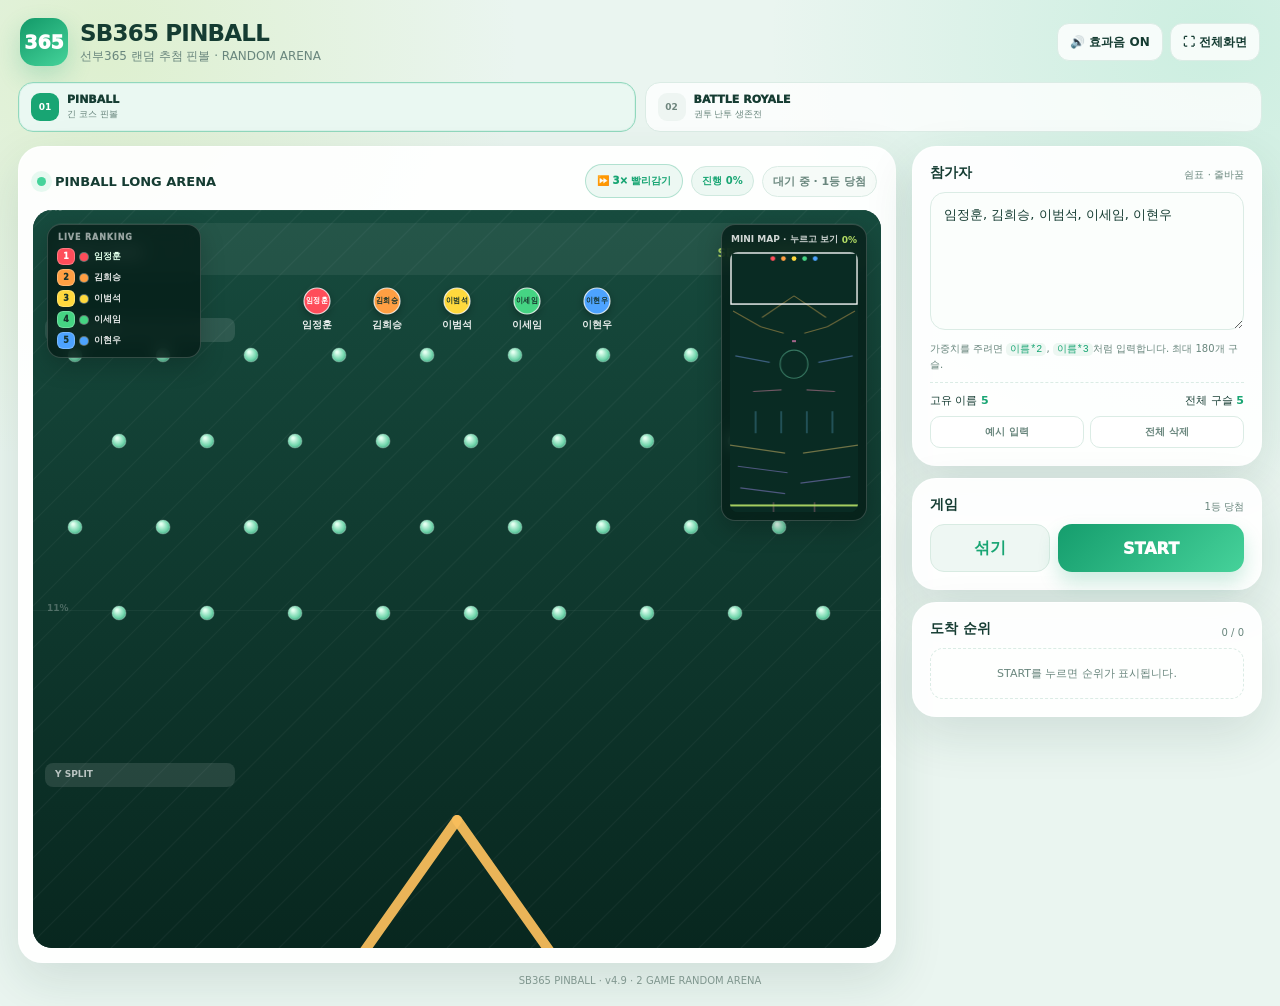
<file: index.html>
<!doctype html>
<html lang="ko">
<head>
<meta charset="utf-8">
<meta name="viewport" content="width=device-width,initial-scale=1,viewport-fit=cover">
<meta name="theme-color" content="#0b3229">
<title>SB365 PINBALL</title>
<link rel="stylesheet" href="styles.css">
<link rel="stylesheet" href="multigame.css">
</head>
<body>
<div class="app">
<header class="top"><div class="brand"><div class="logo">365</div><div><h1>SB365 PINBALL</h1><div class="sub">선부365 랜덤 추첨 핀볼 · RANDOM ARENA</div></div></div><div class="topBtns"><button class="iconBtn" id="soundBtn">🔊 효과음 ON</button><button class="iconBtn" id="fullBtn">⛶ 전체화면</button></div></header>
<div class="modeBar" id="modeBar" aria-label="게임 모드">
  <button class="modeTab active" data-mode="pinball" type="button"><b>01</b><span>PINBALL</span><small>긴 코스 핀볼</small></button>
  <button class="modeTab" data-mode="battle" type="button"><b>02</b><span>BATTLE ROYALE</span><small>권투 난투 생존전</small></button>
</div>
<main class="layout">
<section class="card boardCard"><div class="boardHead"><div class="arenaTitle"><i class="dot"></i><span id="arenaTitleText">PINBALL LONG ARENA</span></div><div class="boardStats"><button class="fastBtn" id="fastBtn" type="button">⏩ 3× 빨리감기</button><div class="progress" id="progress">진행 0%</div><div class="status" id="status">대기 중 · 1등 당첨</div></div></div><div class="board" id="board"><canvas id="game"></canvas><canvas id="altGame" class="altGame" aria-label="선택한 랜덤 게임"></canvas><div class="eventFeed" id="eventFeed"></div><div class="liveRank" id="liveRank"><div class="liveRankTitle">LIVE RANKING</div><div class="liveRankList" id="liveRankList"></div></div><div class="minimapWrap"><div class="minimapTitle"><span>MINI MAP · 누르고 보기</span><span id="mapPct">0%</span></div><canvas id="minimap"></canvas></div><div class="countdown" id="countdown"></div><div class="winner" id="winner"><small>THE WINNER IS</small><b id="winnerName">-</b></div></div></section>
<aside class="side">
<section class="card"><div class="secTitle"><h2>참가자</h2><span>쉼표 · 줄바꿈</span></div><textarea id="names" spellcheck="false">임정훈, 김희승, 이범석, 이세임, 이현우</textarea><div class="hint">가중치를 주려면 <code>이름*2</code>, <code>이름*3</code>처럼 입력합니다. 최대 180개 구슬.</div><div class="counts"><span>고유 이름 <b id="unique">0</b></span><span>전체 구슬 <b id="total">0</b></span></div><div class="quick"><button class="mini" id="sample">예시 입력</button><button class="mini" id="clear">전체 삭제</button></div></section>
<section class="card gameCard"><div class="secTitle"><h2>게임</h2><span id="gameSub">1등 당첨</span></div><div class="actions simpleActions"><button class="btn secondary" id="shuffle">섞기</button><button class="btn primary" id="start">START</button></div></section>
<section class="card"><div class="secTitle"><h2>도착 순위</h2><span id="meta">0 / 0</span></div><div class="resultList" id="results"><div class="empty">START를 누르면 순위가 표시됩니다.</div></div></section>
</aside></main><div class="footer">SB365 PINBALL · v4.9 · 2 GAME RANDOM ARENA</div></div><div class="toast" id="toast"></div>
<script src="app1.js"></script>
<script src="app2.js"></script>
<script src="app3.js"></script>
<script src="arena.js"></script>
<script src="battle-v3.js"></script>
<script src="battle-ready.js"></script>
<script src="app4.js"></script>
</body></html>
</file>
<file: styles.css>
:root{--bg:#eaf5f0;--panel:#fff;--ink:#153c32;--muted:#69867d;--line:#dbece5;--g:#18a573;--g2:#42cf97;--lime:#b6df66;--dark:#0b3229;--shadow:0 18px 50px rgba(13,62,49,.12)}
*{box-sizing:border-box}html,body{margin:0;min-height:100%;font-family:Pretendard,"Noto Sans KR",system-ui,-apple-system,"Segoe UI",sans-serif;color:var(--ink);background:radial-gradient(circle at 8% 5%,rgba(182,223,102,.24),transparent 26rem),radial-gradient(circle at 95% 4%,rgba(66,207,151,.18),transparent 28rem),var(--bg)}
body{padding:18px}button,textarea,select{font:inherit}.app{max-width:1580px;margin:auto}.top{display:flex;align-items:center;justify-content:space-between;gap:14px;margin:0 2px 16px}.brand{display:flex;align-items:center;gap:12px}.logo{width:48px;height:48px;border-radius:15px;background:linear-gradient(145deg,#129968,#45d39a);display:grid;place-items:center;color:white;font-size:19px;font-weight:950;box-shadow:0 10px 24px rgba(24,165,115,.24)}h1{margin:0;font-size:23px;letter-spacing:-.8px}.sub{margin-top:2px;color:var(--muted);font-size:12px}.topBtns{display:flex;gap:7px}.iconBtn{height:38px;border:1px solid var(--line);background:rgba(255,255,255,.82);border-radius:12px;padding:0 12px;color:var(--ink);font-size:12px;font-weight:800;cursor:pointer}.layout{display:grid;grid-template-columns:minmax(0,1fr) 350px;gap:16px;align-items:start}.card{background:rgba(255,255,255,.92);border:1px solid rgba(255,255,255,.9);border-radius:24px;box-shadow:var(--shadow)}.boardCard{padding:14px}.boardHead{display:flex;align-items:center;justify-content:space-between;padding:3px 4px 12px}.arenaTitle{display:flex;align-items:center;gap:9px;font-size:13px;font-weight:900}.dot{width:9px;height:9px;border-radius:50%;background:#45d39a;box-shadow:0 0 0 6px rgba(69,211,154,.12)}.boardStats{display:flex;align-items:center;gap:8px}.progress{font-size:10px;font-weight:900;color:var(--g);border:1px solid #cfe9df;background:#edf8f3;border-radius:999px;padding:7px 10px}.status{font-size:11px;font-weight:800;color:var(--muted);border:1px solid var(--line);background:#f6fbf8;border-radius:999px;padding:7px 10px}.board{position:relative;height:min(82vh,860px);min-height:610px;border-radius:19px;overflow:hidden;background:#0d372e}.board canvas{display:block;width:100%;height:100%}.minimapWrap{position:absolute;z-index:4;right:14px;top:14px;width:146px;background:rgba(5,30,24,.82);border:1px solid rgba(255,255,255,.18);border-radius:14px;padding:8px;backdrop-filter:blur(8px);box-shadow:0 8px 24px rgba(0,0,0,.22);pointer-events:auto;cursor:ns-resize;user-select:none;touch-action:none}.minimapTitle{display:flex;justify-content:space-between;align-items:center;color:rgba(255,255,255,.82);font-size:9px;font-weight:900;margin:0 1px 6px}.minimapTitle span:last-child{color:#b6df66}.minimapWrap canvas{width:100%;height:260px;border-radius:8px;background:#0a2d25}.countdown{position:absolute;z-index:7;left:50%;top:50%;transform:translate(-50%,-50%) scale(.7);font-size:88px;font-weight:1000;color:#fff;text-shadow:0 8px 28px rgba(0,0,0,.35);opacity:0;pointer-events:none;transition:.16s}.countdown.show{opacity:1;transform:translate(-50%,-50%) scale(1)}.winner{position:absolute;z-index:6;left:50%;top:22px;transform:translate(-50%,-12px) scale(.98);min-width:285px;max-width:76%;padding:14px 20px;text-align:center;background:rgba(255,255,255,.97);border-radius:18px;box-shadow:0 20px 60px rgba(0,0,0,.28);opacity:0;pointer-events:none;transition:.25s ease}.winner.show{opacity:1;transform:translate(-50%,0) scale(1)}.winner small{display:block;color:var(--g);font-size:11px;font-weight:950;letter-spacing:1.2px}.winner b{display:block;font-size:28px;margin-top:2px;letter-spacing:-1px}.side{display:grid;gap:12px}.side .card{padding:17px}.secTitle{display:flex;justify-content:space-between;align-items:end;gap:10px;margin-bottom:10px}.secTitle h2{margin:0;font-size:14px}.secTitle span{font-size:10px;color:var(--muted)}textarea{width:100%;height:138px;resize:vertical;border:1px solid var(--line);border-radius:15px;padding:12px 13px;background:#fbfefc;color:var(--ink);outline:none;line-height:1.55;font-size:13px}textarea:focus,select:focus{border-color:rgba(24,165,115,.55);box-shadow:0 0 0 4px rgba(24,165,115,.08)}.hint{margin-top:7px;color:var(--muted);font-size:10px;line-height:1.5}.hint code{background:#edf7f2;color:var(--g);border-radius:5px;padding:1px 4px}.counts{display:flex;justify-content:space-between;margin-top:10px;padding-top:10px;border-top:1px dashed var(--line);font-size:11px}.counts b{color:var(--g)}.quick{display:flex;gap:6px;margin-top:8px}.mini{flex:1;height:32px;border:1px solid var(--line);border-radius:10px;background:#fff;color:var(--muted);font-size:10px;font-weight:850;cursor:pointer}.row{display:grid;grid-template-columns:1fr 1fr;gap:8px}.field label{display:block;margin:0 0 5px;color:var(--muted);font-size:10px;font-weight:900}.field select{width:100%;height:40px;border:1px solid var(--line);background:#fbfefc;border-radius:11px;padding:0 10px;outline:none;color:var(--ink);font-size:12px}.toggles{display:flex;gap:7px;margin-top:8px}.toggle{flex:1;height:36px;border:1px solid var(--line);border-radius:11px;background:#f7fbf9;color:var(--muted);font-size:10px;font-weight:850;cursor:pointer}.toggle.on{background:#e9f8f1;color:var(--g);border-color:#cdebdc}.actions{display:grid;grid-template-columns:1fr 1.55fr;gap:8px;margin-top:10px}.btn{height:48px;border:0;border-radius:14px;font-weight:950;cursor:pointer}.btn.secondary{background:#eef7f3;color:var(--g);border:1px solid #d8ebe2}.btn.primary{background:linear-gradient(135deg,#159d6d,#46d29a);color:#fff;box-shadow:0 10px 20px rgba(24,165,115,.22)}.btn:disabled{opacity:.45;cursor:not-allowed;box-shadow:none}.courseLegend{display:grid;grid-template-columns:1fr 1fr;gap:6px}.legendItem{display:flex;align-items:center;gap:7px;padding:7px 8px;border:1px solid #e5f0ec;border-radius:10px;background:#f8fcfa;font-size:10px;color:var(--muted)}.legendIcon{width:16px;height:16px;border-radius:5px;display:grid;place-items:center;font-size:9px;font-weight:1000;color:#fff}.resultList{display:grid;gap:6px;max-height:210px;overflow:auto}.empty{padding:17px;border:1px dashed var(--line);border-radius:13px;text-align:center;color:var(--muted);font-size:11px}.result{display:flex;align-items:center;gap:8px;padding:8px 9px;background:#f7fbf9;border:1px solid #e7f1ed;border-radius:11px;font-size:11px}.rank{width:23px;height:23px;border-radius:7px;background:#e1f4eb;color:var(--g);display:grid;place-items:center;font-weight:950}.result:first-child .rank{background:var(--g);color:white}.colorDot{width:9px;height:9px;border-radius:50%}.rname{font-weight:850;flex:1;white-space:nowrap;overflow:hidden;text-overflow:ellipsis}.time{color:var(--muted);font-variant-numeric:tabular-nums}.footer{text-align:center;color:#80978f;font-size:10px;margin:12px 0 2px}.toast{position:fixed;z-index:50;left:50%;bottom:22px;transform:translate(-50%,18px);background:#153c32;color:white;border-radius:11px;padding:10px 14px;font-size:11px;opacity:0;pointer-events:none;transition:.2s}.toast.show{opacity:1;transform:translate(-50%,0)}
@media(max-width:1060px){body{padding:11px}.layout{grid-template-columns:1fr}.side{grid-template-columns:1fr 1fr}.board{height:72vh;min-height:560px}.top{margin-top:2px}.side .card:last-child{grid-column:1/-1}}
@media(max-width:700px){.side{grid-template-columns:1fr}.side .card:last-child{grid-column:auto}.board{height:66vh;min-height:520px}.topBtns .iconBtn:first-child{display:none}.winner{min-width:220px}.winner b{font-size:23px}.sub{display:none}h1{font-size:20px}.minimapWrap{width:112px;right:9px;top:9px}.minimapWrap canvas{height:205px}.boardStats .status{display:none}}
.fastBtn{height:34px;border:1px solid rgba(24,165,115,.28);background:#edf8f3;color:var(--g);border-radius:999px;padding:0 11px;font-size:10px;font-weight:950;cursor:pointer;user-select:none;touch-action:none;transition:.12s}.fastBtn.active{background:#173c32;color:#fff;border-color:#173c32;transform:scale(.97)}
.simpleActions{margin-top:0;grid-template-columns:1fr 1.55fr}.gameCard .secTitle{margin-bottom:10px}

.liveRank{position:absolute;z-index:5;left:14px;top:14px;width:154px;background:rgba(5,30,24,.84);border:1px solid rgba(255,255,255,.18);border-radius:14px;padding:8px 9px;backdrop-filter:blur(8px);box-shadow:0 8px 24px rgba(0,0,0,.2);pointer-events:none}.liveRankTitle{color:rgba(255,255,255,.58);font-size:8px;font-weight:950;letter-spacing:.9px;margin:0 1px 6px}.liveRankList{display:grid;gap:4px}.liveRankRow{display:grid;grid-template-columns:18px 9px minmax(0,1fr);align-items:center;gap:5px;color:rgba(255,255,255,.88);font-size:9px;font-weight:850;min-width:0}.liveRankRow.leader{color:#dfffe9}.liveRankNo{height:17px;border-radius:6px;background:rgba(255,255,255,.1);display:grid;place-items:center;font-size:8px;font-weight:950}.liveRankRow.leader .liveRankNo{background:#b6df66;color:#173c32}.liveRankDot{width:8px;height:8px;border-radius:50%;box-shadow:0 0 0 1px rgba(255,255,255,.35)}.liveRankName{overflow:hidden;text-overflow:ellipsis;white-space:nowrap}.liveRankMore{color:rgba(255,255,255,.46);font-size:8px;text-align:right;margin-top:1px}.liveRankEmpty{color:rgba(255,255,255,.45);font-size:9px}

@media(max-width:700px){.liveRank{left:9px;top:9px;width:124px;padding:7px}.liveRankTitle{font-size:7px}.liveRankRow{grid-template-columns:16px 8px minmax(0,1fr);gap:4px;font-size:8px}.liveRankNo{height:15px}.liveRankDot{width:7px;height:7px}}
</file>
<file: multigame.css>
/* v4.9 two-game selector */
.modeBar{display:grid;grid-template-columns:repeat(2,1fr);gap:9px;margin:0 0 14px}.modeTab{min-width:0;border:1px solid var(--line);background:rgba(255,255,255,.78);border-radius:15px;padding:10px 12px;display:grid;grid-template-columns:28px 1fr;grid-template-rows:auto auto;text-align:left;column-gap:8px;cursor:pointer;color:var(--ink);transition:.18s}.modeTab:hover{transform:translateY(-1px);border-color:#b9dfd0}.modeTab.active{background:#eaf8f2;border-color:#91d8bd;box-shadow:inset 0 0 0 1px rgba(24,165,115,.08)}.modeTab b{grid-row:1/3;align-self:center;width:28px;height:28px;border-radius:9px;background:#eef5f2;color:#6e857d;display:grid;place-items:center;font-size:9px}.modeTab.active b{background:var(--g);color:white}.modeTab span{font-size:11px;font-weight:950;white-space:nowrap;overflow:hidden;text-overflow:ellipsis}.modeTab small{font-size:9px;color:var(--muted);margin-top:2px;white-space:nowrap;overflow:hidden;text-overflow:ellipsis}.modeTab:disabled{opacity:.48;cursor:not-allowed;transform:none}
.board .altGame{position:absolute!important;inset:0;z-index:2;display:none!important;background:#0d372e}.board.altMode #game{visibility:hidden}.board.altMode .altGame{display:block!important}.board.altMode .minimapWrap{display:none}.board.altMode .liveRank{z-index:5}.eventFeed{display:none;position:absolute;z-index:6;left:50%;bottom:16px;transform:translateX(-50%);width:min(82%,650px);pointer-events:none;text-align:center}.board.altMode .eventFeed{display:block}.eventChip{display:inline-block;max-width:100%;padding:8px 12px;border-radius:999px;background:rgba(5,30,24,.9);border:1px solid rgba(255,255,255,.2);color:#fff;font-size:10px;font-weight:900;white-space:nowrap;overflow:hidden;text-overflow:ellipsis;backdrop-filter:blur(8px);box-shadow:0 8px 24px rgba(0,0,0,.16)}
@media(max-width:650px){.modeBar{grid-template-columns:1fr 1fr}.modeTab{padding:9px 10px}.modeTab small{display:block}}
</file>
